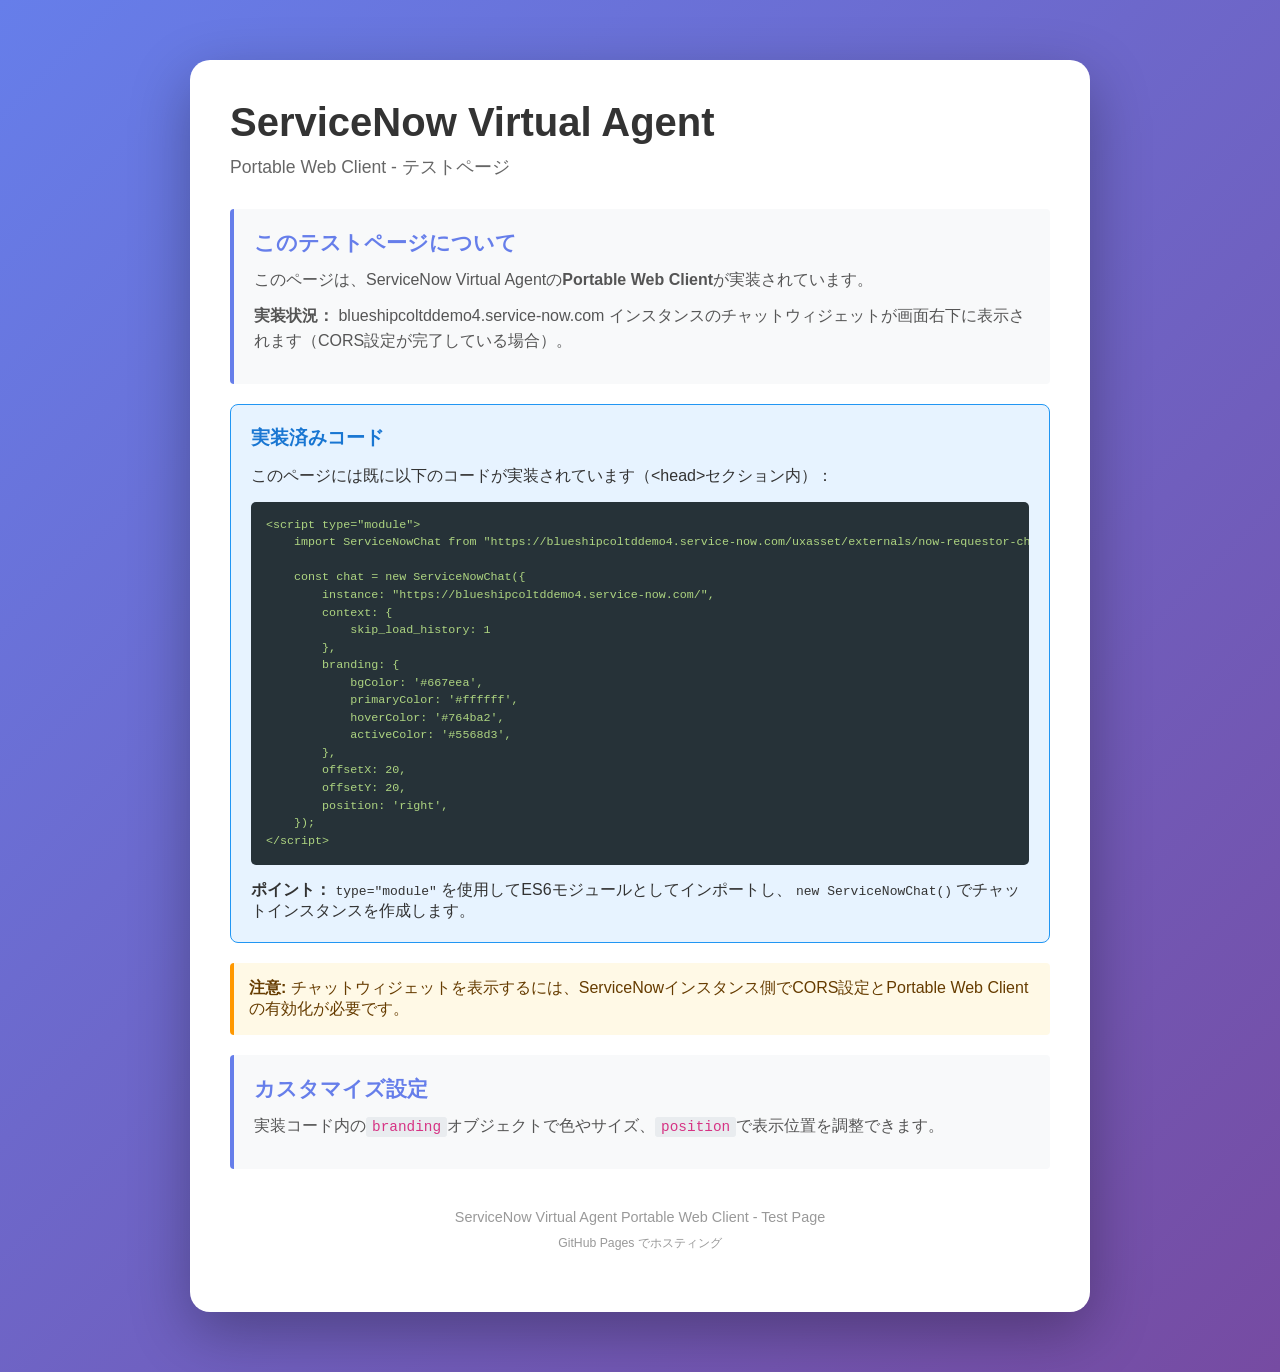
<file: index.html>
<!DOCTYPE html>
<html lang="ja">
<head>
    <meta charset="UTF-8">
    <meta name="viewport" content="width=device-width, initial-scale=1.0">
    <title>ServiceNow Virtual Agent - Test Page</title>

    <!-- External CSS -->
    <link rel="stylesheet" href="style.css">

    <!-- ServiceNow Virtual Agent Portable Web Client -->
    <script type="module">
        import ServiceNowChat from "https://blueshipcoltddemo4.service-now.com/uxasset/externals/now-requestor-chat-popover-app/index.jsdbx?sysparm_substitute=false";

        // チャットインスタンスを作成して初期化
        const chat = new ServiceNowChat({
            instance: "https://blueshipcoltddemo4.service-now.com/",
            // オプション設定（必要に応じてカスタマイズ）
            context: {
                skip_load_history: 1
            },
            branding: {
                bgColor: '#667eea',
                primaryColor: '#ffffff',
                hoverColor: '#764ba2',
                activeColor: '#5568d3',
            },
            offsetX: 20,
            offsetY: 20,
            position: 'right',
        });
    </script>
</head>
<body>
    <div class="container">
        <h1>ServiceNow Virtual Agent</h1>
        <p class="subtitle">Portable Web Client - テストページ</p>

        <div class="info-box">
            <h2>このテストページについて</h2>
            <p>
                このページは、ServiceNow Virtual Agentの<strong>Portable Web Client</strong>が実装されています。
            </p>
            <p>
                <strong>実装状況：</strong> blueshipcoltddemo4.service-now.com インスタンスのチャットウィジェットが画面右下に表示されます（CORS設定が完了している場合）。
            </p>
        </div>

        <div class="config-section">
            <h3>実装済みコード</h3>
            <p style="color: #333; margin-bottom: 15px;">
                このページには既に以下のコードが実装されています（&lt;head&gt;セクション内）：
            </p>
            <pre>&lt;script type="module"&gt;
    import ServiceNowChat from "https://blueshipcoltddemo4.service-now.com/uxasset/externals/now-requestor-chat-popover-app/index.jsdbx?sysparm_substitute=false";

    const chat = new ServiceNowChat({
        instance: "https://blueshipcoltddemo4.service-now.com/",
        context: {
            skip_load_history: 1
        },
        branding: {
            bgColor: '#667eea',
            primaryColor: '#ffffff',
            hoverColor: '#764ba2',
            activeColor: '#5568d3',
        },
        offsetX: 20,
        offsetY: 20,
        position: 'right',
    });
&lt;/script&gt;</pre>
            <p style="color: #333; margin-top: 15px;">
                <strong>ポイント：</strong> <code>type="module"</code> を使用してES6モジュールとしてインポートし、
                <code>new ServiceNowChat()</code> でチャットインスタンスを作成します。
            </p>
        </div>

        <div class="note">
            <p>
                <strong>注意:</strong> チャットウィジェットを表示するには、ServiceNowインスタンス側でCORS設定とPortable Web Clientの有効化が必要です。
            </p>
        </div>

        <div class="info-box">
            <h2>カスタマイズ設定</h2>
            <p>
                実装コード内の<code>branding</code>オブジェクトで色やサイズ、<code>position</code>で表示位置を調整できます。
            </p>
        </div>

        <footer>
            <p>ServiceNow Virtual Agent Portable Web Client - Test Page</p>
            <p style="margin-top: 10px; font-size: 0.85em;">GitHub Pages でホスティング</p>
        </footer>
    </div>

</body>
</html>
</file>
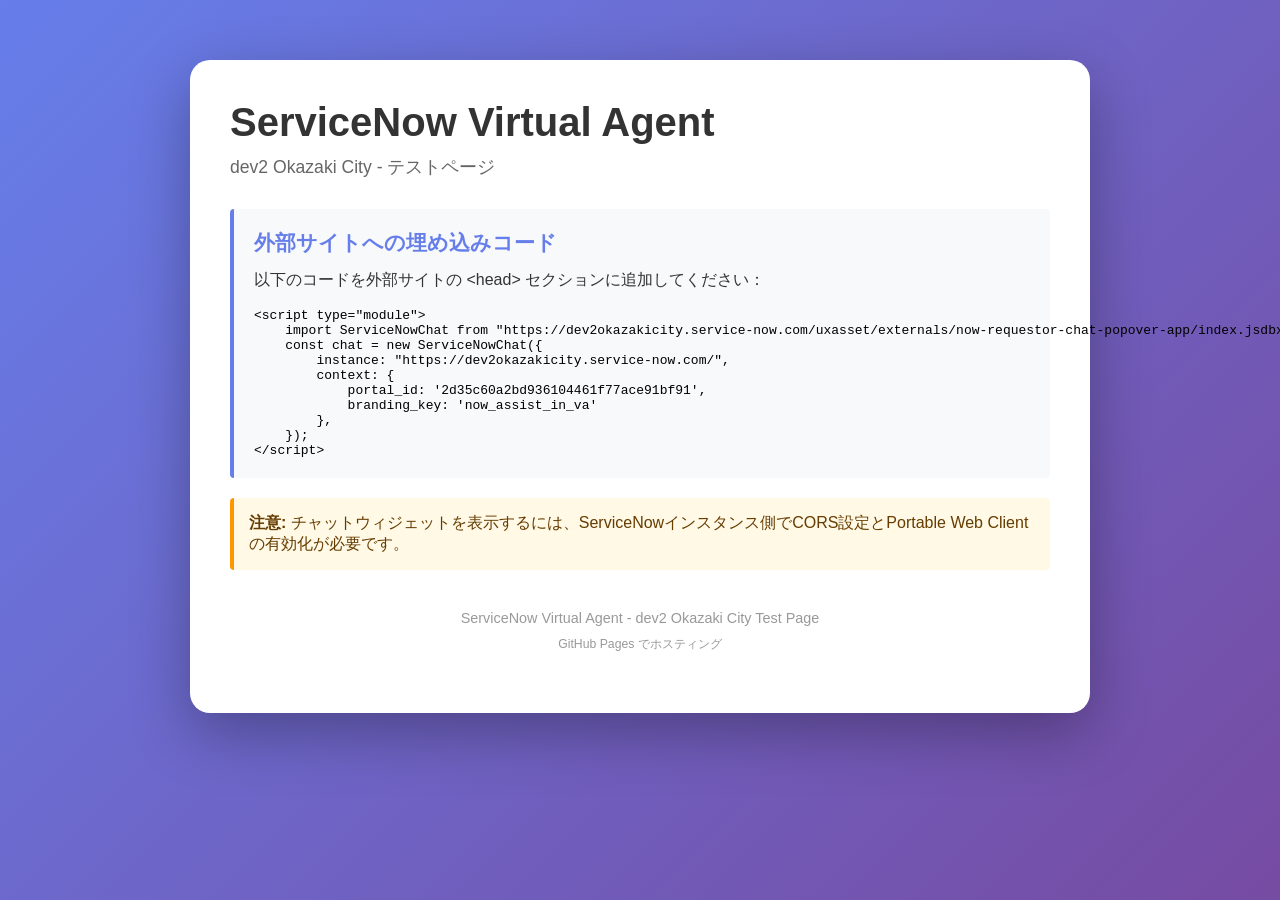
<file: index-okazakicity.html>
<!DOCTYPE html>
<html lang="ja">
<head>
    <meta charset="UTF-8">
    <meta name="viewport" content="width=device-width, initial-scale=1.0">
    <title>ServiceNow Virtual Agent - dev2 Okazaki City Test Page</title>

    <!-- External CSS -->
    <link rel="stylesheet" href="style.css">

    <style>
        now-requestor-chat-popover-app button:focus,
        now-requestor-chat-popover-app button:focus-visible {
            outline: none !important;
            box-shadow: none !important;
        }

        /* --- モバイルでチャットボタンを小さく --- */
        @media (max-width: 425px) {
            now-requestor-chat-popover-app {
                transform: scale(0.8);
                transform-origin: bottom right;
            }
        }
    </style>

    <!-- ========================================== -->
    <!-- ▼▼▼ 外部サイト埋め込み用コード ここから ▼▼▼ -->
    <!-- このscriptタグを外部サイトの<head>内にコピーしてください -->
    <!-- ========================================== -->
    <script type="module">
        import ServiceNowChat from "https://dev2okazakicity.service-now.com/uxasset/externals/now-requestor-chat-popover-app/index.jsdbx?sysparm_substitute=false";
        const chat = new ServiceNowChat({
            instance: "https://dev2okazakicity.service-now.com/",
            context: {
                portal_id: '2d35c60a2bd936104461f77ace91bf91',
                branding_key: 'now_assist_in_va'
            },
            branding: {
                bgColor: '#ffeef7',
                primaryColor: '#000000',
                hoverColor: '#FFF8D1',
                activeColor: '#FFF8D1'
            },
            translations: {
                'Open dialog': 'チャットを開く',
                'Open Chat. {0} unread message(s)': '未読メッセージが{0}件あります',
                'Close Chat.': 'チャットを閉じる'
            },
        });
    </script>
    <!-- ========================================== -->
    <!-- ▲▲▲ 外部サイト埋め込み用コード ここまで ▲▲▲ -->
    <!-- ========================================== -->
</head>
<body>
    <div class="container">
        <h1>ServiceNow Virtual Agent</h1>
        <p class="subtitle">dev2 Okazaki City - テストページ</p>

        <div class="info-box">
            <h2>外部サイトへの埋め込みコード</h2>
            <p style="color: #333; margin-bottom: 15px;">
                以下のコードを外部サイトの &lt;head&gt; セクションに追加してください：
            </p>
            <pre>&lt;script type="module"&gt;
    import ServiceNowChat from "https://dev2okazakicity.service-now.com/uxasset/externals/now-requestor-chat-popover-app/index.jsdbx?sysparm_substitute=false";
    const chat = new ServiceNowChat({
        instance: "https://dev2okazakicity.service-now.com/",
        context: {
            portal_id: '2d35c60a2bd936104461f77ace91bf91',
            branding_key: 'now_assist_in_va'
        },
    });
&lt;/script&gt;</pre>
        </div>

        <div class="note">
            <p>
                <strong>注意:</strong> チャットウィジェットを表示するには、ServiceNowインスタンス側でCORS設定とPortable Web Clientの有効化が必要です。
            </p>
        </div>

        <footer>
            <p>ServiceNow Virtual Agent - dev2 Okazaki City Test Page</p>
            <p style="margin-top: 10px; font-size: 0.85em;">GitHub Pages でホスティング</p>
        </footer>
    </div>

</body>
</html>
</file>
<file: style.css>
/* ServiceNow Virtual Agent Test Page - Styles */

* {
    margin: 0;
    padding: 0;
    box-sizing: border-box;
}

body {
    font-family: -apple-system, BlinkMacSystemFont, 'Segoe UI', Roboto, Oxygen, Ubuntu, Cantarell, sans-serif;
    background: linear-gradient(135deg, #667eea 0%, #764ba2 100%);
    min-height: 100vh;
    padding: 20px;
}

.container {
    background: white;
    border-radius: 20px;
    box-shadow: 0 20px 60px rgba(0, 0, 0, 0.3);
    padding: 40px;
    max-width: 900px;
    margin: 40px auto;
}

h1 {
    color: #333;
    margin-bottom: 10px;
    font-size: 2.5em;
}

.subtitle {
    color: #666;
    margin-bottom: 30px;
    font-size: 1.1em;
}

.info-box {
    background: #f8f9fa;
    border-left: 4px solid #667eea;
    padding: 20px;
    margin: 20px 0;
    border-radius: 4px;
}

.info-box h2 {
    color: #667eea;
    margin-bottom: 10px;
    font-size: 1.3em;
}

.info-box p {
    color: #555;
    line-height: 1.6;
    margin-bottom: 10px;
}

.info-box code {
    background: #e9ecef;
    padding: 2px 6px;
    border-radius: 3px;
    font-family: 'Courier New', monospace;
    color: #d63384;
    font-size: 0.9em;
}

.info-box ul {
    margin-left: 20px;
    color: #555;
}

.info-box li {
    margin-bottom: 8px;
    line-height: 1.6;
}

.config-section {
    background: #e7f3ff;
    border: 1px solid #2196F3;
    border-radius: 8px;
    padding: 20px;
    margin: 20px 0;
}

.config-section h3 {
    color: #1976D2;
    margin-bottom: 15px;
}

.config-section pre {
    background: #263238;
    color: #aed581;
    padding: 15px;
    border-radius: 5px;
    overflow-x: auto;
    font-size: 0.9em;
    line-height: 1.5;
}

footer {
    margin-top: 40px;
    text-align: center;
    color: #999;
    font-size: 0.9em;
    padding-bottom: 20px;
}

.note {
    background: #fff9e6;
    border-left: 4px solid #ff9800;
    padding: 15px;
    margin: 15px 0;
    border-radius: 4px;
}

.note p {
    color: #663c00;
    margin: 0;
}
</file>
